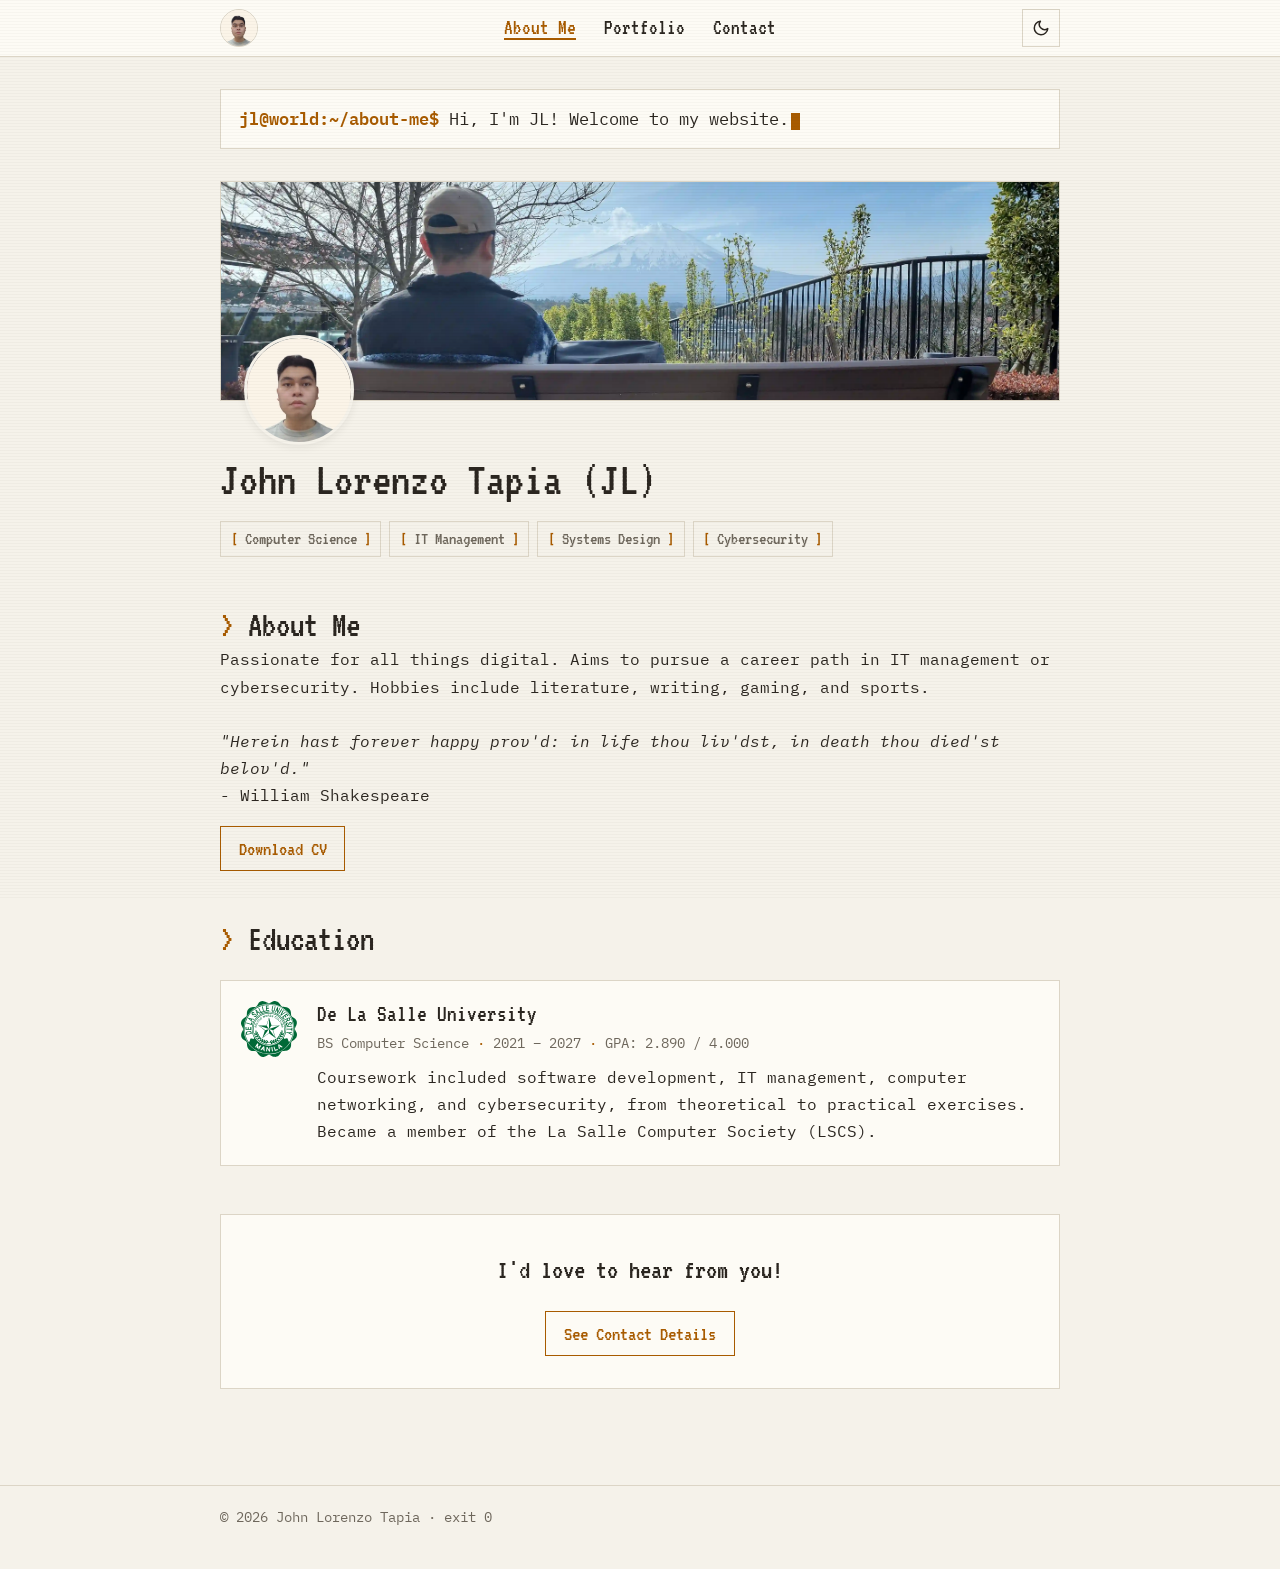
<file: index.html>
<!DOCTYPE html>
<html lang="en">
<head>
  <meta charset="UTF-8">
  <meta name="viewport" content="width=device-width, initial-scale=1">
  <title>About Me - John Lorenzo Tapia</title>
  <meta name="description" content="About John Lorenzo Tapia's education, work experience, and contact details.">

  <!-- Applies the saved theme before first paint to avoid a flash -->
  <script>
    (function () {
      try {
        var t = localStorage.getItem("theme");
        if (t) document.documentElement.setAttribute("data-theme", t);
      } catch (e) {}
    })();
  </script>

  <link rel="preconnect" href="https://fonts.googleapis.com">
  <link rel="preconnect" href="https://fonts.gstatic.com" crossorigin>
  <link href="https://fonts.googleapis.com/css2?family=VT323&family=IBM+Plex+Mono:ital,wght@0,400;0,500;0,600;1,400&display=swap" rel="stylesheet">
  <link rel="stylesheet" href="css/style.css">
</head>
<body>

  <nav class="navbar">
    <div class="container">
      <img class="nav-photo" src="assets/profile.webp" alt="Profile photo of John Lorenzo Tapia">
      <ul class="nav-links">
        <li><a href="index.html" aria-current="page">About Me</a></li>
        <li><a href="portfolio.html">Portfolio</a></li>
        <li><a href="contact.html">Contact</a></li>
      </ul>
      <button id="theme-toggle" class="theme-toggle" type="button" aria-label="Switch color mode">
        <svg class="icon-moon" viewBox="0 0 24 24" fill="none" stroke="currentColor" stroke-width="2" stroke-linecap="round" stroke-linejoin="round" aria-hidden="true">
          <path d="M21 12.79A9 9 0 1 1 11.21 3 7 7 0 0 0 21 12.79z"/>
        </svg>
        <svg class="icon-sun" viewBox="0 0 24 24" fill="none" stroke="currentColor" stroke-width="2" stroke-linecap="round" stroke-linejoin="round" aria-hidden="true">
          <circle cx="12" cy="12" r="5"/>
          <path d="M12 1v2M12 21v2M4.22 4.22l1.42 1.42M18.36 18.36l1.42 1.42M1 12h2M21 12h2M4.22 19.78l1.42-1.42M18.36 5.64l1.42-1.42"/>
        </svg>
      </button>
    </div>
  </nav>

  <main class="container">

    <!-- Typewriter greeting -->
    <p class="term-line">
      <span class="prompt">jl@world:~/about-me$</span>
      <span class="type-hero">Hi, I'm JL! Welcome to my website.</span><span class="cursor" aria-hidden="true"></span>
    </p>

    <!-- Hero: header photo with profile photo -->
    <section class="hero">
      <div class="hero-banner">
        <img class="banner-img" src="assets/banner.webp" alt="Header background photo">
        <img class="profile-img" src="assets/profile.webp" alt="Profile photo of John Lorenzo Tapia">
      </div>

      <h1>John Lorenzo Tapia (JL)</h1>

      <!-- Keywords row: add or remove <li> items freely -->
      <ul class="keywords">
		    <li>Computer Science</li>
        <li>IT Management</li>
        <li>Systems Design</li>
        <li>Cybersecurity</li>
      </ul>
    </section>

    <section>
      <h2 class="type-on-view">About Me</h2>
      <p>
        Passionate for all things digital. Aims to pursue a career path in IT management or cybersecurity. Hobbies include literature, writing, gaming, and sports. <br><br>
		<i>"Herein hast forever happy prov'd: in life thou liv'dst, in death thou died'st belov'd."</i>
		<br>- William Shakespeare
      </p>
      <a class="btn" href="assets/JOHN LORENZO TAPIA - CV.pdf" download>Download CV</a>
    </section>

    <section>
      <h2 class="type-on-view">Education</h2>

      <!-- ================================================================
           EDUCATION ENTRY - to add another, copy from here...
           ================================================================ -->
      <article class="entry">
        <img class="entry-logo" src="assets/logos/dlsu.svg" alt="De La Salle University logo">
        <div class="entry-body">
          <h3>De La Salle University</h3>
          <p class="entry-meta">
            <span>BS Computer Science</span>
            <span>2021 – 2027</span>
            <span>GPA: 2.890 / 4.000</span>
          </p>
          <p>
            Coursework included software development, IT management, computer networking, and cybersecurity,
            from theoretical to practical exercises.<br>
            Became a member of the La Salle Computer Society (LSCS).
          </p>
        </div>
      </article>
      <!-- ================================================================
           ...to here, then paste below and edit the details.
           ================================================================ -->

    </section>

    <section>
      <!-- <h2 class="type-on-view">Work Experience</h2> -->

      <!-- ================================================================
           WORK EXPERIENCE ENTRY - to add another, copy from here...
           ================================================================ -->
      <!-- <article class="entry">
        <img class="entry-logo" src="assets/placeholder-logo.svg" alt="Company logo">
        <div class="entry-body">
          <h3>Company Name</h3>
          <p class="entry-meta">
            <span>Position Title</span>
            <span>Mon 20XX – Mon 20XX</span>
          </p>
          <p>
            Placeholder description. Summarize what you did, the tools you used,
            and one concrete result if you have one.
          </p>
        </div>
      </article> -->
      <!-- ================================================================
           ...to here, then paste below and edit the details.
           ================================================================ -->

    </section>

    <section>
      <div class="contact-cta">
        <p>I'd love to hear from you!</p>
        <a class="btn" href="contact.html">See Contact Details</a>
      </div>
    </section>

  </main>

  <footer>
    <div class="container">
      <p>© 2026 John Lorenzo Tapia · exit 0</p>
    </div>
  </footer>

  <script src="js/script.js"></script>
</body>
</html>
</file>
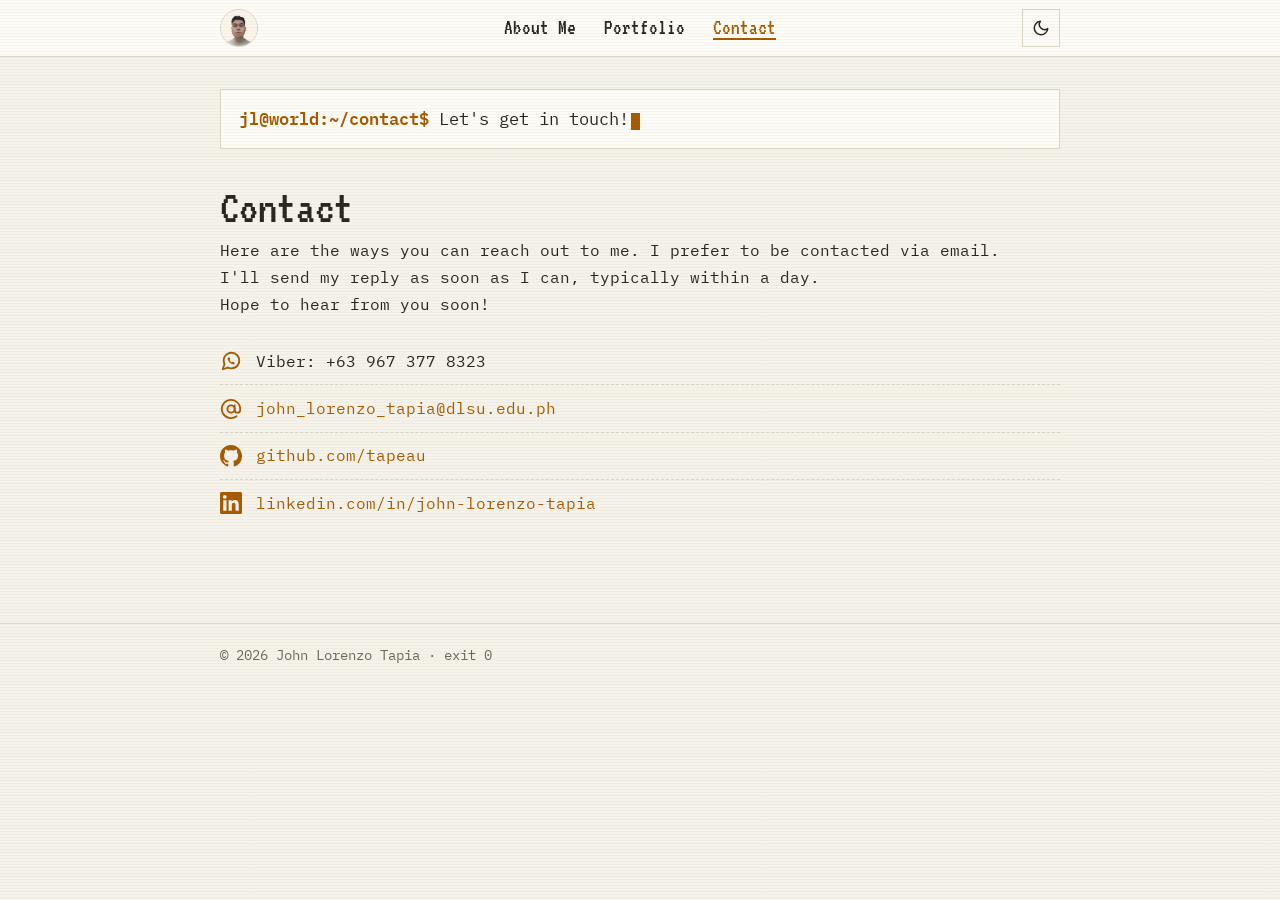
<file: contact.html>
<!DOCTYPE html>
<html lang="en">
<head>
  <meta charset="UTF-8">
  <meta name="viewport" content="width=device-width, initial-scale=1">
  <title>Contact - John Lorenzo Tapia</title>
  <meta name="description" content="How to reach John Lorenzo Tapia - Viber, email, GitHub, and LinkedIn.">

  <!-- Applies the saved theme before first paint to avoid a flash -->
  <script>
    (function () {
      try {
        var t = localStorage.getItem("theme");
        if (t) document.documentElement.setAttribute("data-theme", t);
      } catch (e) {}
    })();
  </script>

  <link rel="preconnect" href="https://fonts.googleapis.com">
  <link rel="preconnect" href="https://fonts.gstatic.com" crossorigin>
  <link href="https://fonts.googleapis.com/css2?family=VT323&family=IBM+Plex+Mono:ital,wght@0,400;0,500;0,600;1,400&display=swap" rel="stylesheet">
  <link rel="stylesheet" href="css/style.css">
</head>
<body>

  <nav class="navbar">
    <div class="container">
      <img class="nav-photo" src="assets/profile.webp" alt="Profile photo of John Lorenzo Tapia">
      <ul class="nav-links">
        <li><a href="index.html">About Me</a></li>
        <li><a href="portfolio.html">Portfolio</a></li>
        <li><a href="contact.html" aria-current="page">Contact</a></li>
      </ul>
      <button id="theme-toggle" class="theme-toggle" type="button" aria-label="Switch color mode">
        <svg class="icon-moon" viewBox="0 0 24 24" fill="none" stroke="currentColor" stroke-width="2" stroke-linecap="round" stroke-linejoin="round" aria-hidden="true">
          <path d="M21 12.79A9 9 0 1 1 11.21 3 7 7 0 0 0 21 12.79z"/>
        </svg>
        <svg class="icon-sun" viewBox="0 0 24 24" fill="none" stroke="currentColor" stroke-width="2" stroke-linecap="round" stroke-linejoin="round" aria-hidden="true">
          <circle cx="12" cy="12" r="5"/>
          <path d="M12 1v2M12 21v2M4.22 4.22l1.42 1.42M18.36 18.36l1.42 1.42M1 12h2M21 12h2M4.22 19.78l1.42-1.42M18.36 5.64l1.42-1.42"/>
        </svg>
      </button>
    </div>
  </nav>

  <main class="container">

    <!-- Typewriter greeting -->
    <p class="term-line">
      <span class="prompt">jl@world:~/contact$</span>
      <span class="type-hero">Let's get in touch!</span><span class="cursor" aria-hidden="true"></span>
    </p>

    <section class="hero">
      <h1>Contact</h1>
      <p>
        Here are the ways you can reach out to me. I prefer to be contacted via email.<br>
        I'll send my reply as soon as I can, typically within a day.<br>
        Hope to hear from you soon!
      </p>

      <ul class="contact-list">
        <li>
          <svg viewBox="0 0 24 24" fill="none" stroke="currentColor" stroke-width="2" stroke-linecap="round" stroke-linejoin="round" aria-hidden="true">
            <path d="M21 11.5a8.38 8.38 0 0 1-.9 3.8 8.5 8.5 0 0 1-7.6 4.7 8.38 8.38 0 0 1-3.8-.9L3 21l1.9-5.7a8.38 8.38 0 0 1-.9-3.8 8.5 8.5 0 0 1 4.7-7.6 8.38 8.38 0 0 1 3.8-.9h.5a8.48 8.48 0 0 1 8 8v.5z"/>
            <g transform="translate(7.4 7.4) scale(0.38)">
              <path d="M22 16.92v3a2 2 0 0 1-2.18 2 19.79 19.79 0 0 1-8.63-3.07 19.5 19.5 0 0 1-6-6A19.79 19.79 0 0 1 2.12 4.18 2 2 0 0 1 4.11 2h3a2 2 0 0 1 2 1.72 12.84 12.84 0 0 0 .7 2.81 2 2 0 0 1-.45 2.11L8.09 9.91a16 16 0 0 0 6 6l1.27-1.27a2 2 0 0 1 2.11-.45 12.84 12.84 0 0 0 2.81.7A2 2 0 0 1 22 16.92z" fill="currentColor" stroke="none"/>
            </g>
          </svg>
          <span>Viber: +63 967 377 8323</span>
        </li>
        <li>
          <svg viewBox="0 0 24 24" fill="none" stroke="currentColor" stroke-width="2" stroke-linecap="round" stroke-linejoin="round" aria-hidden="true">
            <circle cx="12" cy="12" r="4"/>
            <path d="M16 8v5a3 3 0 0 0 6 0v-1a10 10 0 1 0-3.92 7.94"/>
          </svg>
          <a href="mailto:john_lorenzo_tapia@dlsu.edu.ph">john_lorenzo_tapia@dlsu.edu.ph</a>
        </li>
        <li>
          <svg viewBox="0 0 16 16" fill="currentColor" aria-hidden="true">
            <path d="M8 0C3.58 0 0 3.58 0 8c0 3.54 2.29 6.53 5.47 7.59.4.07.55-.17.55-.38 0-.19-.01-.82-.01-1.49-2.01.37-2.53-.49-2.69-.94-.09-.23-.48-.94-.82-1.13-.28-.15-.68-.52-.01-.53.63-.01 1.08.58 1.23.82.72 1.21 1.87.87 2.33.66.07-.52.28-.87.51-1.07-1.78-.2-3.64-.89-3.64-3.95 0-.87.31-1.59.82-2.15-.08-.2-.36-1.02.08-2.12 0 0 .67-.21 2.2.82.64-.18 1.32-.27 2-.27s1.36.09 2 .27c1.53-1.04 2.2-.82 2.2-.82.44 1.1.16 1.92.08 2.12.51.56.82 1.27.82 2.15 0 3.07-1.87 3.75-3.65 3.95.29.25.54.73.54 1.48 0 1.07-.01 1.93-.01 2.2 0 .21.15.46.55.38A8.01 8.01 0 0 0 16 8c0-4.42-3.58-8-8-8z"/>
          </svg>
          <a href="https://github.com/tapeau">github.com/tapeau</a>
        </li>
        <li>
          <svg viewBox="0 0 24 24" fill="currentColor" aria-hidden="true">
            <path d="M20.45 20.45h-3.56v-5.57c0-1.33-.02-3.04-1.85-3.04-1.85 0-2.14 1.45-2.14 2.94v5.67H9.35V9h3.41v1.56h.05c.48-.9 1.64-1.85 3.37-1.85 3.6 0 4.27 2.37 4.27 5.46v6.28zM5.34 7.43a2.07 2.07 0 1 1 0-4.13 2.07 2.07 0 0 1 0 4.13zM7.12 20.45H3.55V9h3.57v11.45zM22.22 0H1.77C.79 0 0 .77 0 1.72v20.55C0 23.23.79 24 1.77 24h20.45c.98 0 1.78-.77 1.78-1.73V1.72C24 .77 23.2 0 22.22 0z"/>
          </svg>
          <a href="https://www.linkedin.com/in/john-lorenzo-tapia">linkedin.com/in/john-lorenzo-tapia</a>
        </li>
      </ul>
    </section>

  </main>

  <footer>
    <div class="container">
      <p>© 2026 John Lorenzo Tapia · exit 0</p>
    </div>
  </footer>

  <script src="js/script.js"></script>
</body>
</html>
</file>
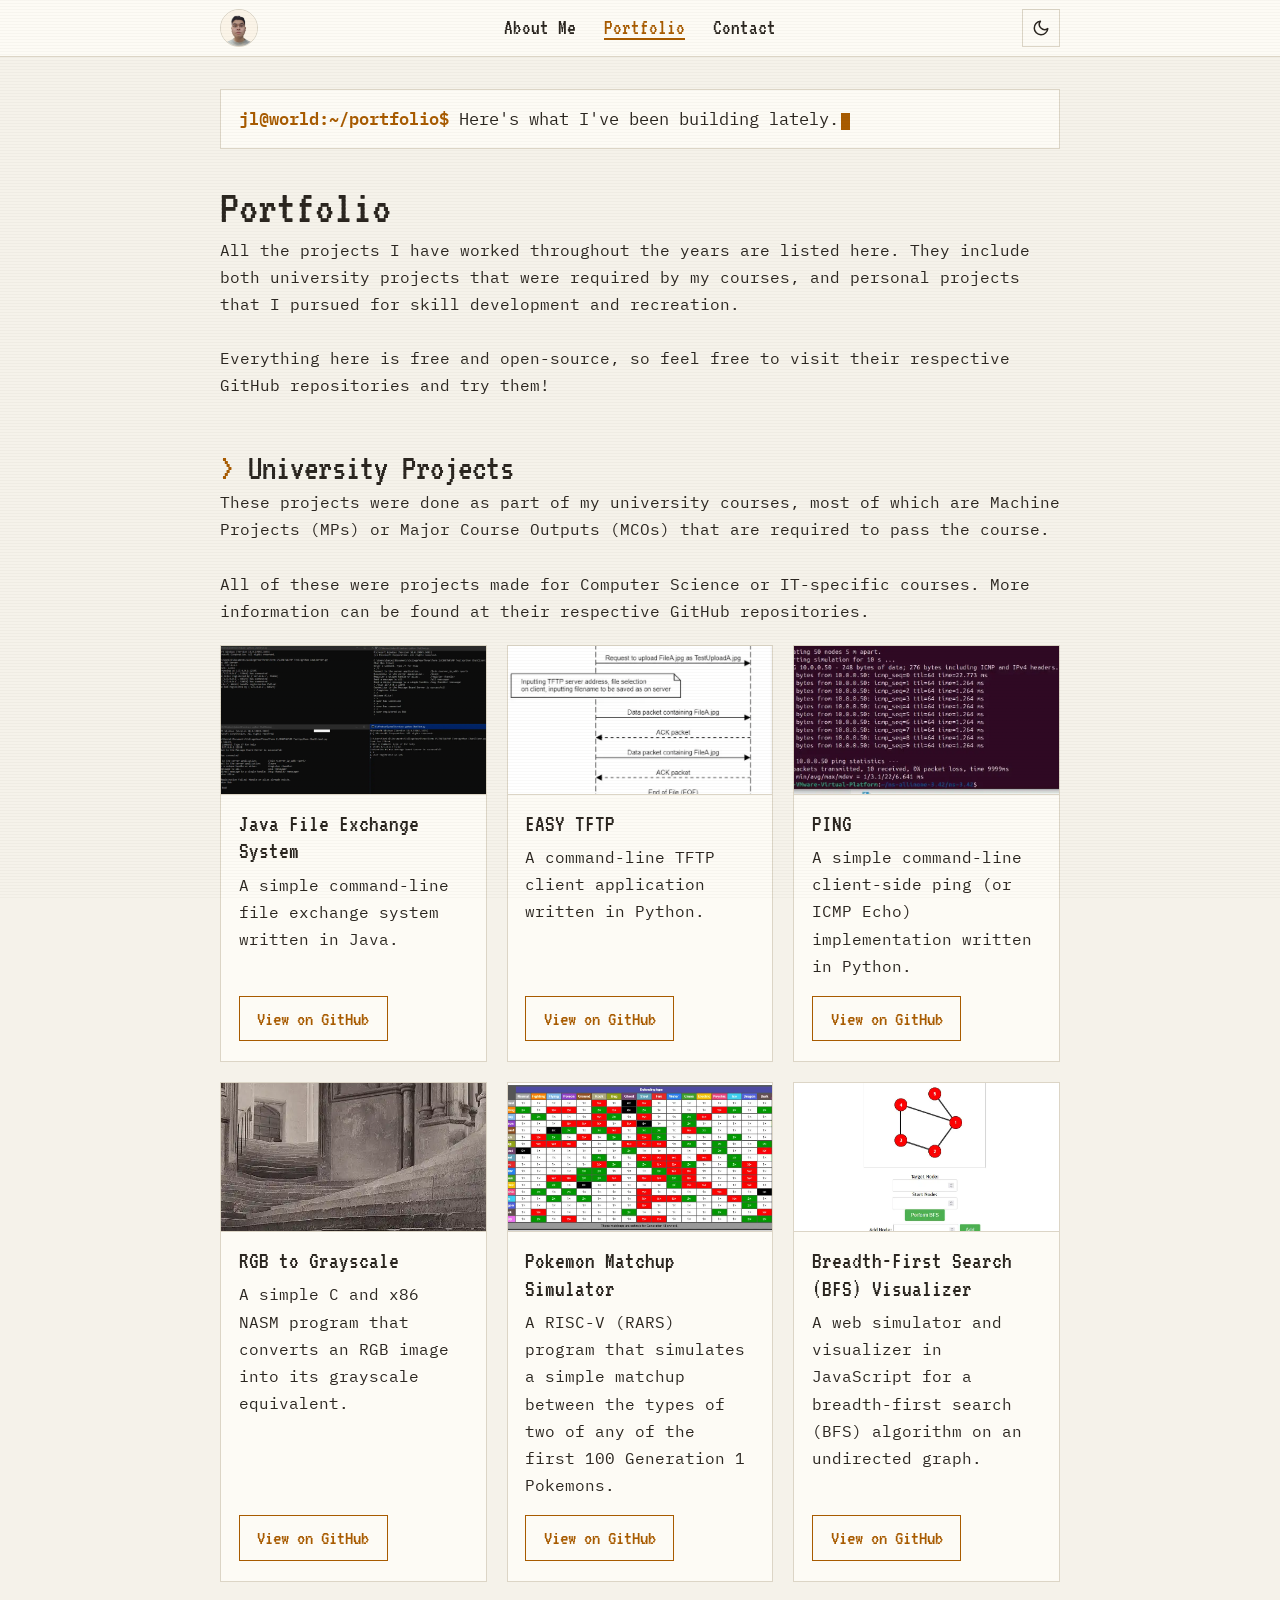
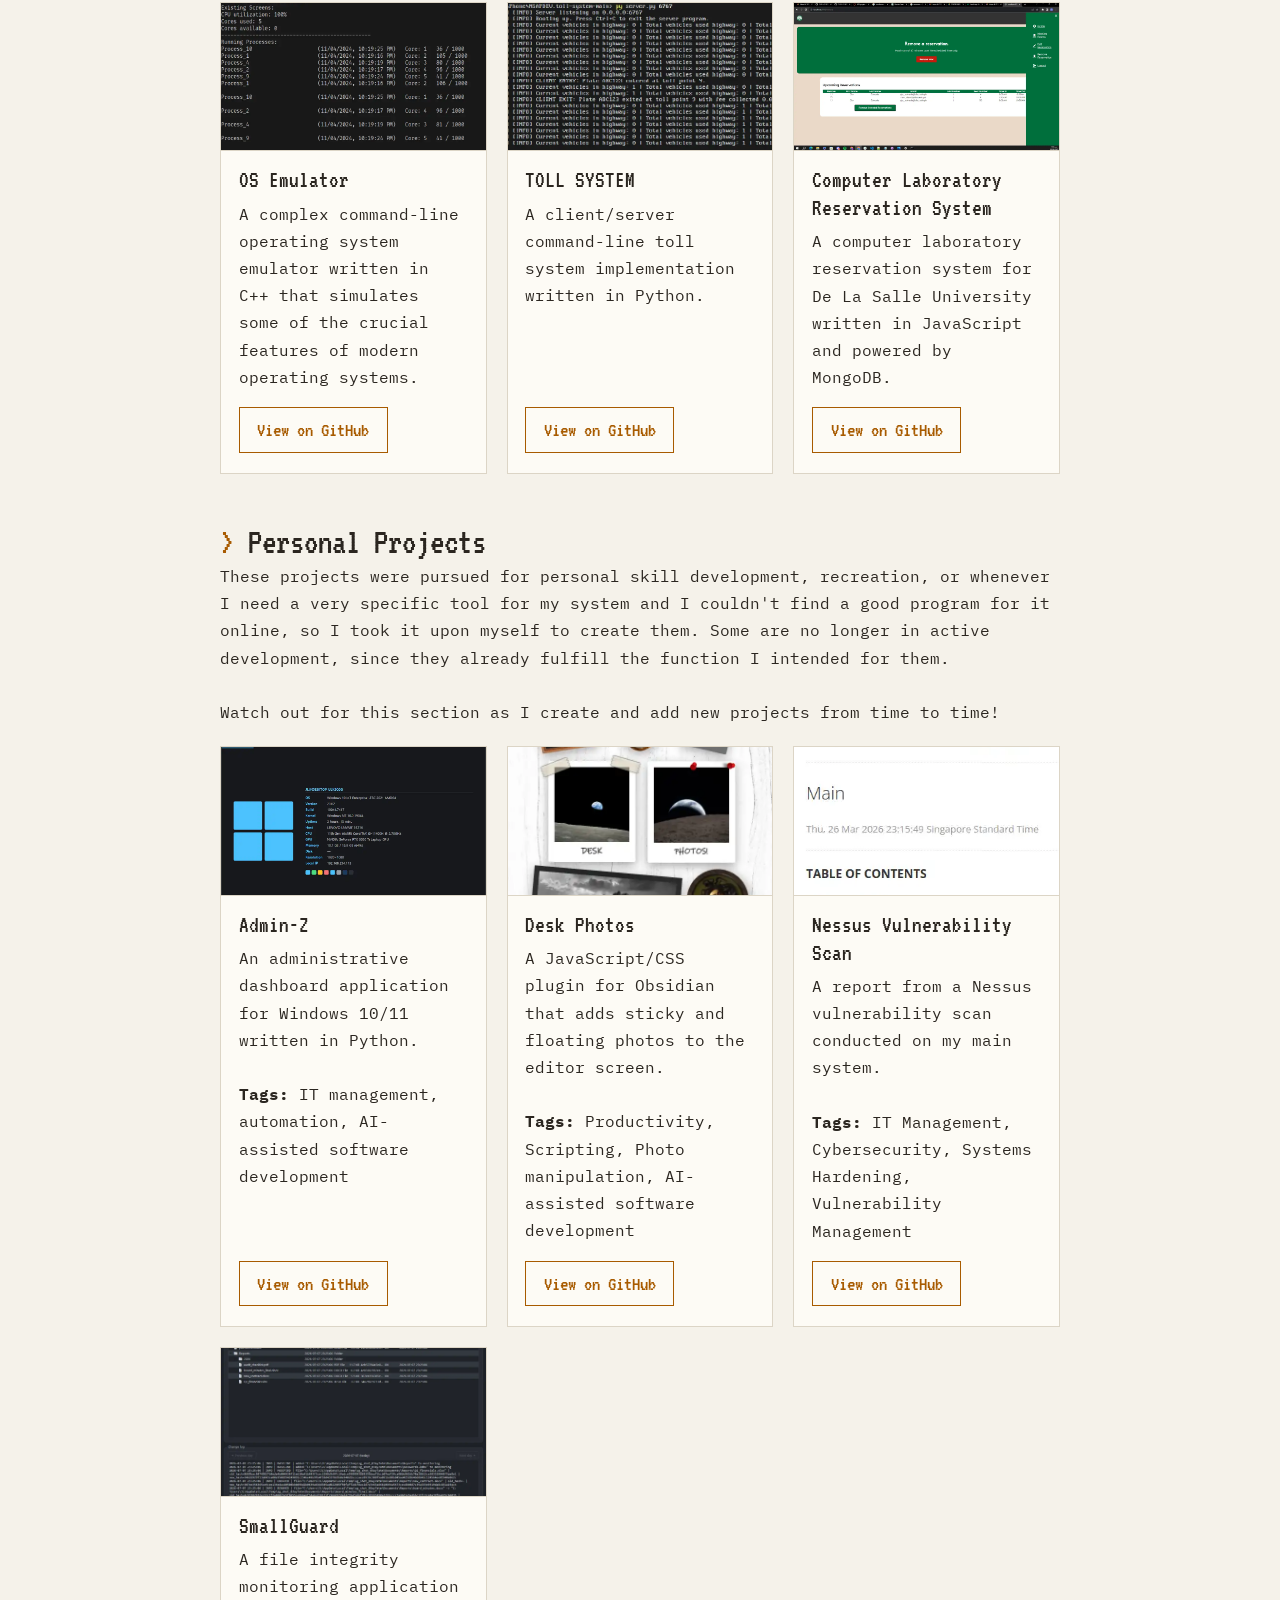
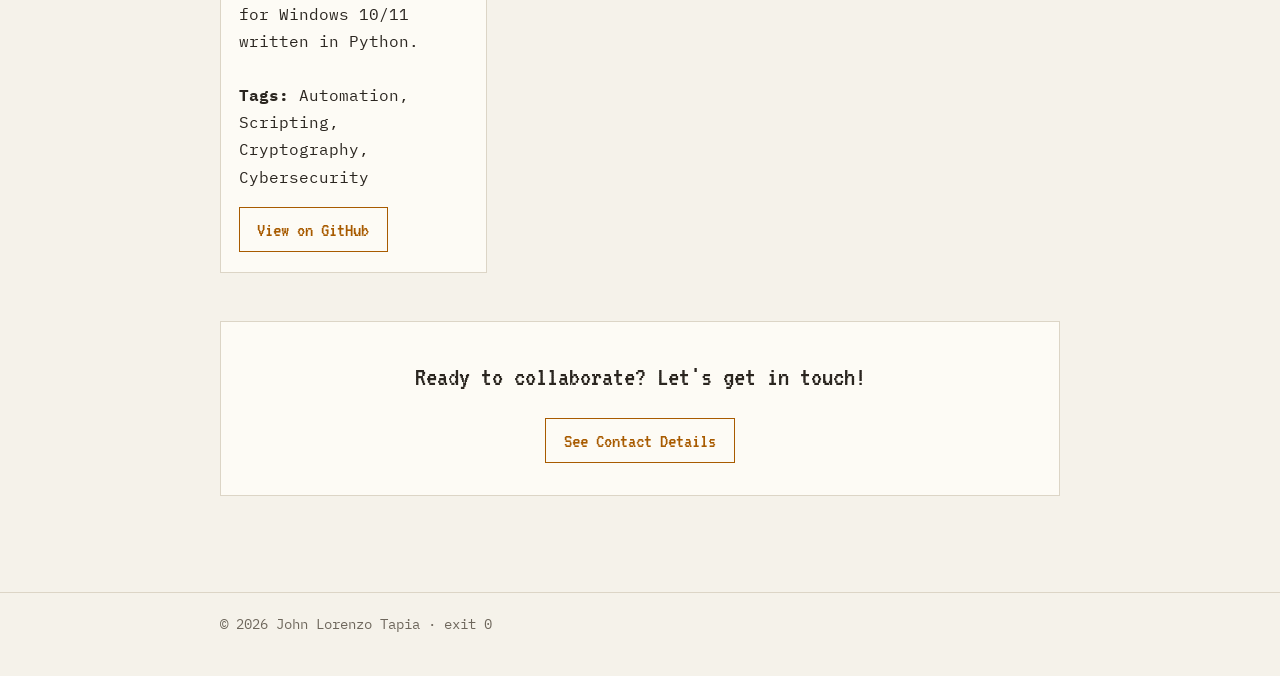
<file: portfolio.html>
<!DOCTYPE html>
<html lang="en">
<head>
  <meta charset="UTF-8">
  <meta name="viewport" content="width=device-width, initial-scale=1">
  <title>Portfolio - John Lorenzo Tapia</title>
  <meta name="description" content="Projects and certifications by John Lorenzo Tapia.">

  <!-- Applies the saved theme before first paint to avoid a flash -->
  <script>
    (function () {
      try {
        var t = localStorage.getItem("theme");
        if (t) document.documentElement.setAttribute("data-theme", t);
      } catch (e) {}
    })();
  </script>

  <link rel="preconnect" href="https://fonts.googleapis.com">
  <link rel="preconnect" href="https://fonts.gstatic.com" crossorigin>
  <link href="https://fonts.googleapis.com/css2?family=VT323&family=IBM+Plex+Mono:ital,wght@0,400;0,500;0,600;1,400&display=swap" rel="stylesheet">
  <link rel="stylesheet" href="css/style.css">
</head>
<body>

  <nav class="navbar">
    <div class="container">
      <img class="nav-photo" src="assets/profile.webp" alt="Profile photo of John Lorenzo Tapia">
      <ul class="nav-links">
        <li><a href="index.html">About Me</a></li>
        <li><a href="portfolio.html" aria-current="page">Portfolio</a></li>
        <li><a href="contact.html">Contact</a></li>
      </ul>
      <button id="theme-toggle" class="theme-toggle" type="button" aria-label="Switch color mode">
        <svg class="icon-moon" viewBox="0 0 24 24" fill="none" stroke="currentColor" stroke-width="2" stroke-linecap="round" stroke-linejoin="round" aria-hidden="true">
          <path d="M21 12.79A9 9 0 1 1 11.21 3 7 7 0 0 0 21 12.79z"/>
        </svg>
        <svg class="icon-sun" viewBox="0 0 24 24" fill="none" stroke="currentColor" stroke-width="2" stroke-linecap="round" stroke-linejoin="round" aria-hidden="true">
          <circle cx="12" cy="12" r="5"/>
          <path d="M12 1v2M12 21v2M4.22 4.22l1.42 1.42M18.36 18.36l1.42 1.42M1 12h2M21 12h2M4.22 19.78l1.42-1.42M18.36 5.64l1.42-1.42"/>
        </svg>
      </button>
    </div>
  </nav>

  <main class="container">

    <!-- Typewriter greeting -->
    <p class="term-line">
      <span class="prompt">jl@world:~/portfolio$</span>
      <span class="type-hero">Here's what I've been building lately.</span><span class="cursor" aria-hidden="true"></span>
    </p>

    <section class="hero">
      <h1>Portfolio</h1>
      <p>
        All the projects I have worked throughout the years are listed here.
        They include both university projects that were required by my courses,
        and personal projects that I pursued for skill development and recreation.<br><br>
        Everything here is free and open-source, so feel free to visit
        their respective GitHub repositories and try them!
      </p>
    </section>

    <section>
      <h2 class="type-on-view">University Projects</h2>
      <p>
        These projects were done as part of my university courses, most of which are
        Machine Projects (MPs) or Major Course Outputs (MCOs) that are required to pass the course.<br><br>
        All of these were projects made for Computer Science or IT-specific courses. More information 
        can be found at their respective GitHub repositories.
      </p>

      <div class="project-grid">

        <!-- ==============================================================
             UNIVERSITY PROJECT ENTRY — to add another, copy from here...
             ============================================================== -->
        <article class="project-card">
          <img src="assets/projects/university/file-exchange.webp" alt="Screenshot of Java File Exchange System">
          <div class="project-body">
            <h3>Java File Exchange System</h3>
            <p>
              A simple command-line file exchange system written in Java.
            </p>
            <a class="btn" href="https://github.com/tapeau/CSNETWK.file-exchange-system" target="_blank" rel="noopener">View on GitHub</a>
          </div>
        </article>
        <!-- ==============================================================
             ...to here, then paste below and edit the details.
             ============================================================== -->
        <article class="project-card">
          <img src="assets/projects/university/tftp.webp" alt="Screenshot of EASY TFTP">
          <div class="project-body">
            <h3>EASY TFTP</h3>
            <p>
              A command-line TFTP client application written in Python.
            </p>
            <a class="btn" href="https://github.com/tapeau/NSCOM01.tftp-client" target="_blank" rel="noopener">View on GitHub</a>
          </div>
        </article>
        <article class="project-card">
          <img src="assets/projects/university/ping.webp" alt="Screenshot of PING">
          <div class="project-body">
            <h3>PING</h3>
            <p>
              A simple command-line client-side ping (or ICMP Echo) implementation written in Python.
            </p>
            <a class="btn" href="https://github.com/tapeau/NSCOM02.python-ping" target="_blank" rel="noopener">View on GitHub</a>
          </div>
        </article>
        <article class="project-card">
          <img src="assets/projects/university/gray.webp" alt="Screenshot of RGB to Grayscale">
          <div class="project-body">
            <h3>RGB to Grayscale</h3>
            <p>
              A simple C and x86 NASM program that converts an RGB image into its grayscale equivalent.
            </p>
            <a class="btn" href="https://github.com/tapeau/LBYARCH.rgb-to-grayscale" target="_blank" rel="noopener">View on GitHub</a>
          </div>
        </article>
        <article class="project-card">
          <img src="assets/projects/university/pokemon.webp" alt="Screenshot of Pokemon Matchup Simulator">
          <div class="project-body">
            <h3>Pokemon Matchup Simulator</h3>
            <p>
              A RISC-V (RARS) program that simulates a simple matchup between the types of two of any of the first 100 Generation 1 Pokemons.
            </p>
            <a class="btn" href="https://github.com/tapeau/LBYARCH.pokemon-matchup-simulator" target="_blank" rel="noopener">View on GitHub</a>
          </div>
        </article>
        <article class="project-card">
          <img src="assets/projects/university/bfs.webp" alt="Screenshot of Breadth-First Search (BFS) Visualizer">
          <div class="project-body">
            <h3>Breadth-First Search (BFS) Visualizer</h3>
            <p>
              A web simulator and visualizer in JavaScript for a breadth-first search (BFS) algorithm on an undirected graph.
            </p>
            <a class="btn" href="https://github.com/tapeau/CSINTSY.bfs-undirected-graph" target="_blank" rel="noopener">View on GitHub</a>
          </div>
        </article>
        <article class="project-card">
          <img src="assets/projects/university/os.webp" alt="Screenshot of OS Emulator">
          <div class="project-body">
            <h3>OS Emulator</h3>
            <p>
              A complex command-line operating system emulator written in C++ that simulates some of the crucial features of modern operating systems.
            </p>
            <a class="btn" href="https://github.com/tapeau/CSOPESY.os-emulator" target="_blank" rel="noopener">View on GitHub</a>
          </div>
        </article>
        <article class="project-card">
          <img src="assets/projects/university/toll.webp" alt="Screenshot of TOLL SYSTEM">
          <div class="project-body">
            <h3>TOLL SYSTEM</h3>
            <p>
              A client/server command-line toll system implementation written in Python.
            </p>
            <a class="btn" href="https://github.com/tapeau/NSAPDEV.toll-system" target="_blank" rel="noopener">View on GitHub</a>
          </div>
        </article>
        <article class="project-card">
          <img src="assets/projects/university/reservation.webp" alt="Screenshot of Computer Laboratory Reservation System">
          <div class="project-body">
            <h3>Computer Laboratory Reservation System</h3>
            <p>
              A computer laboratory reservation system for De La Salle University written in JavaScript and powered by MongoDB.
            </p>
            <a class="btn" href="https://github.com/tapeau/CCAPDEV.computer-lab-reservation" target="_blank" rel="noopener">View on GitHub</a>
          </div>
        </article>

      </div>
    </section>

    <section>
      <h2 class="type-on-view">Personal Projects</h2>
      <p>
        These projects were pursued for personal skill development, recreation, or whenever
        I need a very specific tool for my system and I couldn't find a good program for it online, 
        so I took it upon myself to create them. Some are no longer in active development, since 
        they already fulfill the function I intended for them.<br><br>
        Watch out for this section as I create and add new projects from time to time!
      </p>

      <div class="project-grid">

        <!-- ==============================================================
             PERSONAL PROJECT ENTRY — to add another, copy from here...
             ============================================================== -->
        <article class="project-card">
          <img src="assets/projects/personal/admin-z.webp" alt="Screenshot of Admin-Z">
          <div class="project-body">
            <h3>Admin-Z</h3>
            <p>
              An administrative dashboard application for Windows 10/11 written in Python.<br><br>
              <b>Tags:</b> IT management, automation, AI-assisted software development
            </p>
            <a class="btn" href="https://github.com/tapeau/Admin-Z" target="_blank" rel="noopener">View on GitHub</a>
          </div>
        </article>
        <!-- ==============================================================
             ...to here, then paste below and edit the details.
             ============================================================== -->
        <article class="project-card">
          <img src="assets/projects/personal/desk-photos.webp" alt="Screenshot of Desk Photos">
          <div class="project-body">
            <h3>Desk Photos</h3>
            <p>
              A JavaScript/CSS plugin for Obsidian that adds sticky and floating photos to the editor screen.<br><br>
              <b>Tags:</b> Productivity, Scripting, Photo manipulation, AI-assisted software development
            </p>
            <a class="btn" href="https://github.com/tapeau/Desk-Photos" target="_blank" rel="noopener">View on GitHub</a>
          </div>
        </article>
        <article class="project-card">
          <img src="assets/projects/personal/nessus.webp" alt="Screenshot of Nessus Vulnerability Scan">
          <div class="project-body">
            <h3>Nessus Vulnerability Scan</h3>
            <p>
              A report from a Nessus vulnerability scan conducted on my main system.<br><br>
              <b>Tags:</b> IT Management, Cybersecurity, Systems Hardening, Vulnerability Management
            </p>
            <a class="btn" href="https://github.com/tapeau/Nessus-vulnerability-scan" target="_blank" rel="noopener">View on GitHub</a>
          </div>
        </article>
        <article class="project-card">
          <img src="assets/projects/personal/smallguard.webp" alt="Screenshot of SmallGuard">
          <div class="project-body">
            <h3>SmallGuard</h3>
            <p>
              A file integrity monitoring application for Windows 10/11 written in Python.<br><br>
              <b>Tags:</b> Automation, Scripting, Cryptography, Cybersecurity
            </p>
            <a class="btn" href="https://github.com/tapeau/SmallGuard" target="_blank" rel="noopener">View on GitHub</a>
          </div>
        </article>

      </div>
    </section>

    <section>
      <!-- <h2 class="type-on-view">Certifications</h2> -->

      <!-- ================================================================
           CERTIFICATION ENTRY — to add another, copy from here...
           ================================================================ -->
      <!-- <article class="entry">
        <img class="entry-logo" src="assets/placeholder-logo.svg" alt="Certificate issuer logo">
        <div class="entry-body">
          <h3>Certification Name</h3>
          <p>
            Placeholder description. Who issued it, when you earned it, and what it covers.
          </p>
          <a class="btn" href="https://example.com/credential" target="_blank" rel="noopener">See Credential</a>
        </div>
      </article> -->
      <!-- ================================================================
           ...to here, then paste below and edit the details.
           ================================================================ -->

    </section>

    <section>
      <div class="contact-cta">
        <p>Ready to collaborate? Let's get in touch!</p>
        <a class="btn" href="contact.html">See Contact Details</a>
      </div>
    </section>

  </main>

  <footer>
    <div class="container">
      <p>© 2026 John Lorenzo Tapia · exit 0</p>
    </div>
  </footer>

  <script src="js/script.js"></script>
</body>
</html>
</file>
<file: css/style.css>
/* ============================================================
   Terminal Portfolio — style.css
   Theme: amber-phosphor CRT (dark) / warm paper printout (light)
   Fonts: VT323 (display), IBM Plex Mono (body)
   ============================================================ */

/* ---------- Theme tokens ---------- */

:root {
  /* light mode — "the printout" */
  --bg: #f5f2ea;
  --surface: #fdfbf5;
  --text: #2b2620;
  --muted: #6e675c;
  --accent: #a85b00;
  --border: #dcd5c6;
  --scanline: rgba(43, 38, 32, 0.05);
  --shadow: rgba(43, 38, 32, 0.08);

  --font-display: "VT323", monospace;
  --font-body: "IBM Plex Mono", Consolas, monospace;
}

@media (prefers-color-scheme: dark) {
  :root:not([data-theme="light"]) {
    /* dark mode — "the CRT" */
    --bg: #14120e;
    --surface: #1c1913;
    --text: #e8e2d4;
    --muted: #9a917f;
    --accent: #ffb000;
    --border: #3a3324;
    --scanline: rgba(0, 0, 0, 0.28);
    --shadow: rgba(0, 0, 0, 0.4);
  }
}

:root[data-theme="dark"] {
  --bg: #14120e;
  --surface: #1c1913;
  --text: #e8e2d4;
  --muted: #9a917f;
  --accent: #ffb000;
  --border: #3a3324;
  --scanline: rgba(0, 0, 0, 0.28);
  --shadow: rgba(0, 0, 0, 0.4);
}

/* ---------- Reset / base ---------- */

*,
*::before,
*::after {
  box-sizing: border-box;
  margin: 0;
  padding: 0;
}

html {
  scroll-behavior: smooth;
}

body {
  background: var(--bg);
  color: var(--text);
  font-family: var(--font-body);
  font-size: 1rem;
  line-height: 1.7;
  min-height: 100vh;
  transition: background-color 0.25s ease, color 0.25s ease;
}

img {
  max-width: 100%;
  display: block;
}

a {
  color: var(--accent);
  text-decoration: none;
}

a:hover,
a:focus-visible {
  text-decoration: underline;
}

:focus-visible {
  outline: 2px solid var(--accent);
  outline-offset: 2px;
}

::selection {
  background: var(--accent);
  color: var(--bg);
}

h1,
h2,
h3 {
  font-family: var(--font-display);
  font-weight: 400;
  line-height: 1.15;
  color: var(--text);
}

h1 { font-size: 3rem; }
h2 { font-size: 2.25rem; }
h3 { font-size: 1.5rem; }

p {
  margin-bottom: 1rem;
}

/* ---------- CRT scanline overlay ---------- */

body::after {
  content: "";
  position: fixed;
  inset: 0;
  z-index: 9999;
  pointer-events: none;
  background: repeating-linear-gradient(
    to bottom,
    var(--scanline) 0px,
    var(--scanline) 1px,
    transparent 1px,
    transparent 3px
  );
  opacity: 0;
  animation:
    scan-fade 1.4s ease-out forwards,
    scan-pulse 8s ease-in-out 1.4s infinite alternate;
}

@keyframes scan-fade {
  from { opacity: 0; }
  to   { opacity: 0.55; }
}

@keyframes scan-pulse {
  from { opacity: 0.55; }
  to   { opacity: 0.3; }
}

/* ---------- Layout ---------- */

.container {
  max-width: 880px;
  margin: 0 auto;
  padding: 0 1.25rem;
}

main.container {
  padding-top: 2rem;
  padding-bottom: 4rem;
}

section {
  margin-top: 3rem;
}

/* ---------- Sticky navbar ---------- */

.navbar {
  position: sticky;
  top: 0;
  z-index: 100;
  background: var(--surface);
  border-bottom: 1px solid var(--border);
}

.navbar .container {
  display: flex;
  align-items: center;
  gap: 1rem;
  min-height: 3.5rem;
  flex-wrap: wrap;
  padding-top: 0.4rem;
  padding-bottom: 0.4rem;
}

.nav-photo {
  width: 38px;
  height: 38px;
  border-radius: 50%;
  border: 1px solid var(--border);
  object-fit: cover;
}

.nav-links {
  display: flex;
  gap: 1.75rem;
  list-style: none;
  margin: 0 auto; /* centers links between photo and toggle */
}

.nav-links a {
  font-family: var(--font-display);
  font-size: 1.35rem;
  color: var(--text);
}

.nav-links a:hover {
  color: var(--accent);
  text-decoration: none;
}

.nav-links a[aria-current="page"] {
  color: var(--accent);
  border-bottom: 2px solid var(--accent);
}

/* ---------- Theme toggle button ---------- */

.theme-toggle {
  background: none;
  border: 1px solid var(--border);
  color: var(--text);
  width: 38px;
  height: 38px;
  cursor: pointer;
  display: inline-flex;
  align-items: center;
  justify-content: center;
}

.theme-toggle:hover {
  border-color: var(--accent);
  color: var(--accent);
}

.theme-toggle svg {
  width: 18px;
  height: 18px;
}

/* show moon in light mode (action: go dark), sun in dark mode */
.icon-sun { display: none; }
.icon-moon { display: block; }

:root[data-theme="dark"] .icon-sun { display: block; }
:root[data-theme="dark"] .icon-moon { display: none; }

@media (prefers-color-scheme: dark) {
  :root:not([data-theme="light"]) .icon-sun { display: block; }
  :root:not([data-theme="light"]) .icon-moon { display: none; }
}

/* ---------- Terminal prompt line (typewriter greeting) ---------- */

.term-line {
  font-family: var(--font-body);
  font-size: 1.05rem;
  margin: 0 0 2rem;
  padding: 0.9rem 1.1rem;
  background: var(--surface);
  border: 1px solid var(--border);
  overflow-wrap: break-word;
}

.term-line .prompt {
  color: var(--accent);
  font-weight: 600;
  user-select: none;
}

/* blinking block cursor */
.cursor {
  display: inline-block;
  width: 0.55em;
  height: 1.05em;
  margin-left: 2px;
  vertical-align: text-bottom;
  background: var(--accent);
  animation: blink 1.1s steps(2, start) infinite;
}

@keyframes blink {
  to { visibility: hidden; }
}

/* typewriter caret on section headers while typing */
.type-on-view.typing::after {
  content: "▌";
  color: var(--accent);
  animation: blink 1.1s steps(2, start) infinite;
}

/* section headers get a prompt-style prefix */
section > h2::before {
  content: "> ";
  color: var(--accent);
}

/* ---------- Hero (About page) ---------- */

.hero {
  margin-top: 0;
}

.hero-banner {
  position: relative;
  margin-bottom: 3.25rem;
}

.hero-banner .banner-img {
  width: 100%;
  height: 220px;
  object-fit: cover;
  border: 1px solid var(--border);
}

.hero-banner .profile-img {
  position: absolute;
  left: 1.5rem;
  bottom: -2.75rem;
  width: 110px;
  height: 110px;
  border-radius: 50%;
  border: 3px solid var(--bg);
  box-shadow: 0 2px 8px var(--shadow);
  object-fit: cover;
  background: var(--surface);
}

/* keywords row */
.keywords {
  display: flex;
  flex-wrap: wrap;
  gap: 0.5rem;
  list-style: none;
  margin: 0.75rem 0 1.5rem;
}

.keywords li {
  font-family: var(--font-display);
  font-size: 1.15rem;
  color: var(--muted);
  border: 1px solid var(--border);
  padding: 0.1rem 0.6rem;
}

.keywords li::before {
  content: "[ ";
  color: var(--accent);
}

.keywords li::after {
  content: " ]";
  color: var(--accent);
}

/* ---------- Buttons ---------- */

.btn {
  display: inline-block;
  font-family: var(--font-display);
  font-size: 1.3rem;
  color: var(--accent);
  background: transparent;
  border: 1px solid var(--accent);
  padding: 0.25rem 1.1rem;
  cursor: pointer;
  transition: background-color 0.15s ease, color 0.15s ease;
}

.btn:hover,
.btn:focus-visible {
  background: var(--accent);
  color: var(--bg);
  text-decoration: none;
}

/* ---------- Entry cards (education / work / certification) ---------- */

.entry {
  display: flex;
  gap: 1.25rem;
  align-items: flex-start;
  background: var(--surface);
  border: 1px solid var(--border);
  padding: 1.25rem;
  margin-top: 1.25rem;
}

.entry-logo {
  width: 56px;
  height: 56px;
  flex-shrink: 0;
  object-fit: contain;
}

.entry-body h3 {
  margin-bottom: 0.15rem;
}

.entry-meta {
  color: var(--muted);
  font-size: 0.9rem;
  margin-bottom: 0.5rem;
}

.entry-meta span + span::before {
  content: " · ";
  color: var(--accent);
}

.entry-body p:last-child {
  margin-bottom: 0;
}

.entry-body .btn {
  margin-top: 0.75rem;
}

/* ---------- Project cards ---------- */

.project-grid {
  display: grid;
  grid-template-columns: repeat(auto-fit, minmax(260px, 1fr));
  gap: 1.25rem;
  margin-top: 1.25rem;
}

.project-card {
  background: var(--surface);
  border: 1px solid var(--border);
  display: flex;
  flex-direction: column;
}

.project-card img {
  width: 100%;
  aspect-ratio: 16 / 9;
  object-fit: cover;
  border-bottom: 1px solid var(--border);
}

.project-card .project-body {
  padding: 1rem 1.1rem 1.25rem;
  display: flex;
  flex-direction: column;
  flex-grow: 1;
}

.project-card h3 {
  margin-bottom: 0.35rem;
}

.project-card p {
  flex-grow: 1;
}

.project-card .btn {
  align-self: flex-start;
}

/* ---------- Contact list ---------- */

.contact-list {
  list-style: none;
  margin-top: 1.25rem;
}

.contact-list li {
  display: flex;
  align-items: center;
  gap: 0.85rem;
  padding: 0.6rem 0;
  border-bottom: 1px dashed var(--border);
}

.contact-list li:last-child {
  border-bottom: none;
}

.contact-list svg {
  width: 22px;
  height: 22px;
  flex-shrink: 0;
  color: var(--accent);
}

/* ---------- Contact call-to-action box ---------- */

.contact-cta {
  background: var(--surface);
  border: 1px solid var(--border);
  padding: 2rem 1.5rem;
  text-align: center;
}

.contact-cta p {
  font-family: var(--font-display);
  font-size: 1.75rem;
  margin-bottom: 1rem;
}

/* ---------- Footer ---------- */

footer {
  border-top: 1px solid var(--border);
  margin-top: 2rem;
}

footer .container {
  padding-top: 1.25rem;
  padding-bottom: 1.5rem;
  color: var(--muted);
  font-size: 0.85rem;
}

/* ---------- Responsive ---------- */

@media (max-width: 640px) {
  h1 { font-size: 2.4rem; }
  h2 { font-size: 1.9rem; }

  .navbar .container {
    justify-content: space-between;
  }

  .nav-links {
    order: 3;
    width: 100%;
    justify-content: center;
    gap: 1.25rem;
    padding-bottom: 0.4rem;
    margin: 0;
  }

  .hero-banner .banner-img {
    height: 150px;
  }

  .hero-banner .profile-img {
    width: 88px;
    height: 88px;
    bottom: -2.25rem;
  }

  .entry {
    flex-direction: column;
  }
}

/* ---------- Reduced motion ---------- */

@media (prefers-reduced-motion: reduce) {
  html {
    scroll-behavior: auto;
  }

  body::after {
    animation: none;
    opacity: 0.35;
  }

  .cursor,
  .type-on-view.typing::after {
    animation: none;
  }
}
</file>
